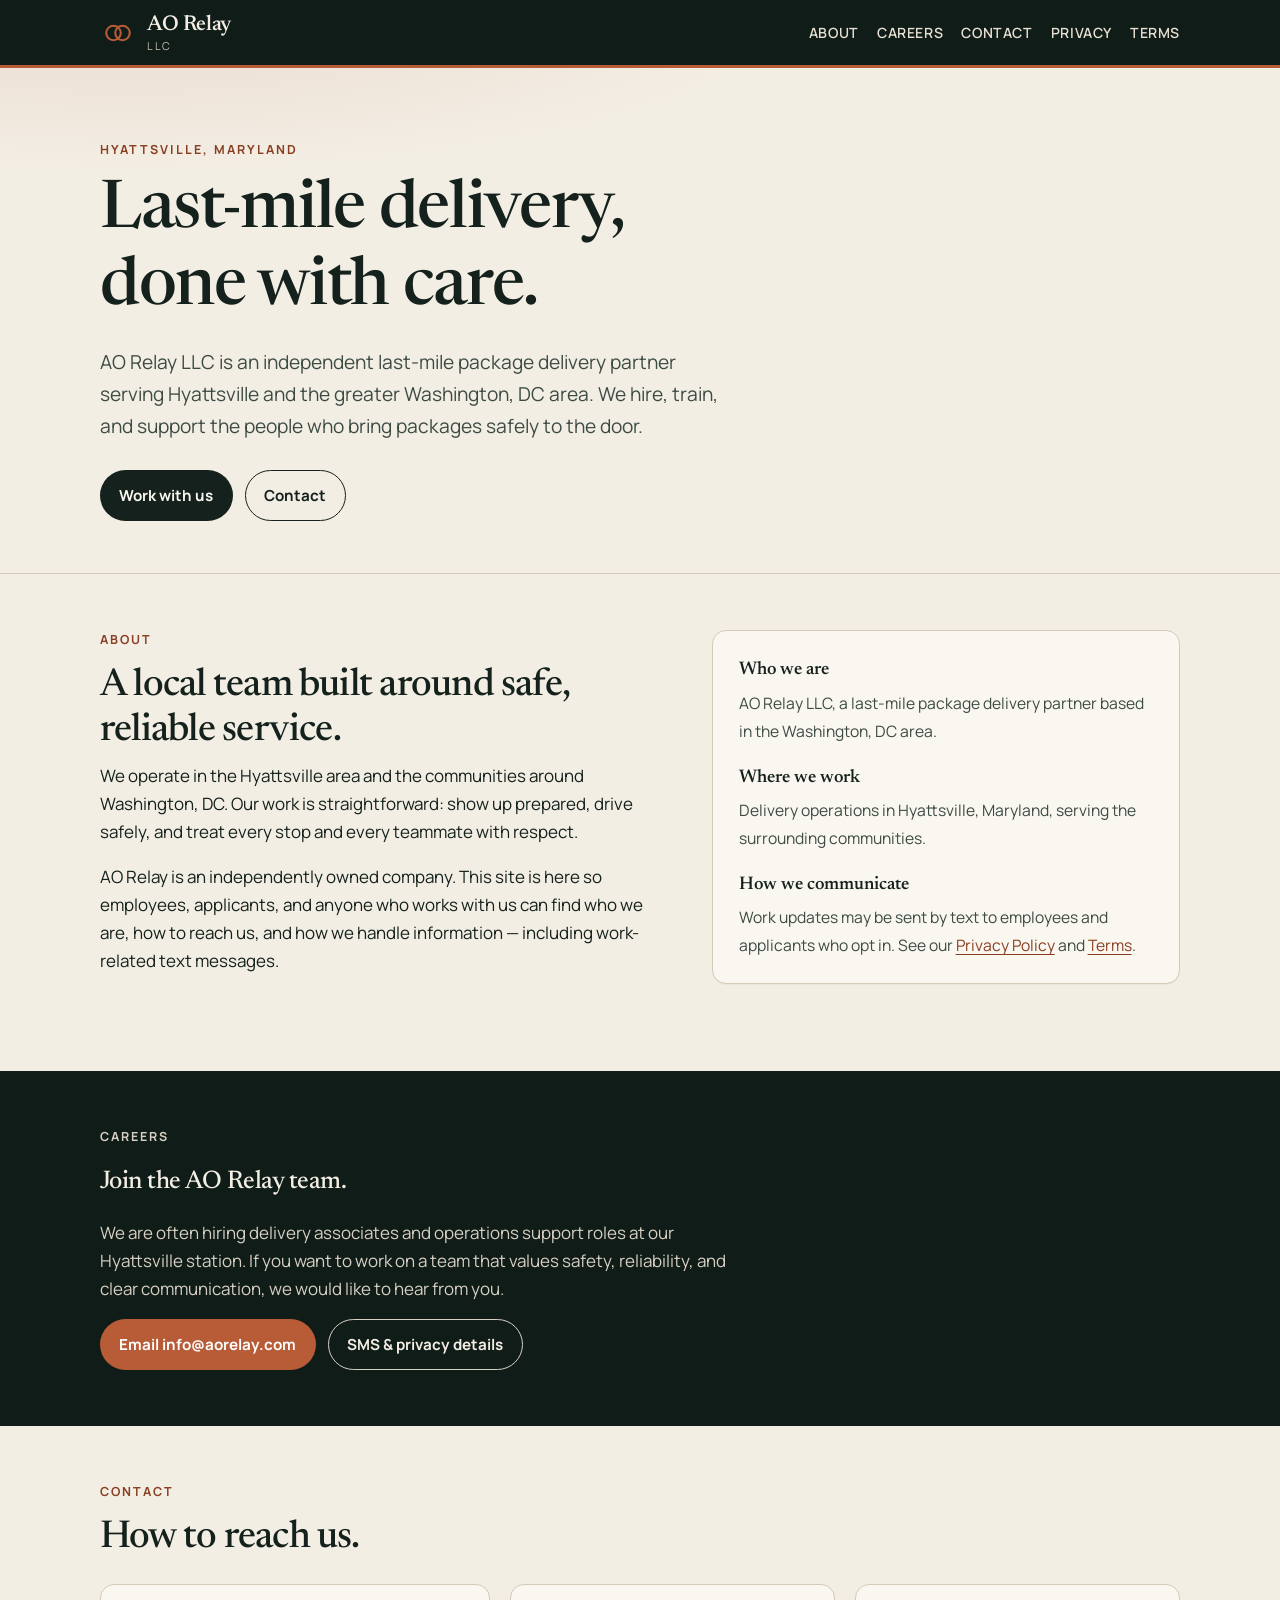
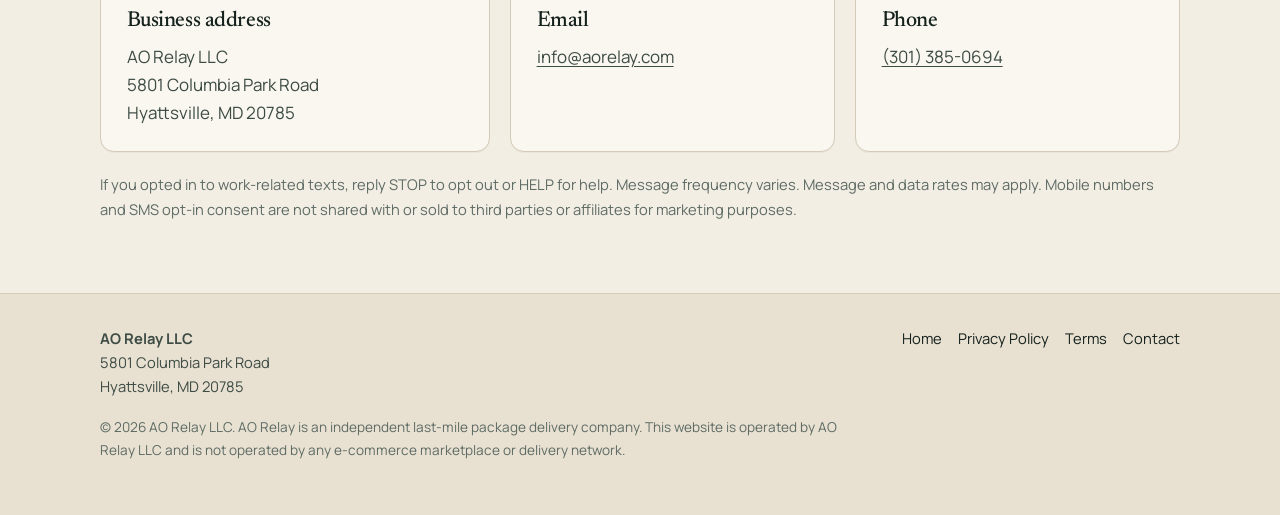
<file: index.html>
<!DOCTYPE html>
<html lang="en">
<head>
  <meta charset="utf-8">
  <meta name="viewport" content="width=device-width, initial-scale=1">
  <link rel="icon" href="favicon.svg" type="image/svg+xml">
  <link rel="preconnect" href="https://fonts.googleapis.com">
  <link rel="preconnect" href="https://fonts.gstatic.com" crossorigin>
  <link href="https://fonts.googleapis.com/css2?family=Manrope:wght@400;500;600;700;800&family=Newsreader:opsz,wght@6..72,400;6..72,500;6..72,600&display=swap" rel="stylesheet">
  <link rel="stylesheet" href="styles.css">
  <title>AO Relay LLC — Last-mile delivery in Hyattsville and the Washington, DC area</title>
  <meta name="description" content="AO Relay LLC is an independent last-mile package delivery company serving Hyattsville, Maryland and the greater Washington, DC area.">
</head>
<body>
  <a class="skip" href="#main">Skip to content</a>
  <header class="site-header">
    <div class="wrap header-inner">
      <a class="brand" href="index.html">
        <svg class="mark" viewBox="0 0 36 36" aria-hidden="true" focusable="false">
  <circle cx="13.5" cy="18" r="7.25" fill="none" stroke="currentColor" stroke-width="2.1"/>
  <circle cx="22.5" cy="18" r="7.25" fill="none" stroke="currentColor" stroke-width="2.1"/>
</svg>
        <span class="brand-text">
          <span class="brand-name">AO Relay</span>
          <span class="brand-llc">LLC</span>
        </span>
      </a>
      <nav class="nav" aria-label="Primary">
        <a href="index.html#about">About</a>
        <a href="index.html#careers">Careers</a>
        <a href="index.html#contact">Contact</a>
        <a href="privacy.html">Privacy</a>
        <a href="terms.html">Terms</a>
      </nav>
    </div>
  </header>

  <main id="main">
    <section class="hero">
      <div class="wrap">
        <p class="eyebrow">Hyattsville, Maryland</p>
        <h1>Last-mile delivery, done with care.</h1>
        <p class="lede">AO Relay LLC is an independent last-mile package delivery partner serving Hyattsville and the greater Washington, DC area. We hire, train, and support the people who bring packages safely to the door.</p>
        <div class="hero-actions">
          <a class="btn btn-primary" href="#careers">Work with us</a>
          <a class="btn btn-ghost" href="#contact">Contact</a>
        </div>
      </div>
    </section>

    <section id="about">
      <div class="wrap split">
        <div class="section-head">
          <p class="eyebrow">About</p>
          <h2>A local team built around safe, reliable service.</h2>
          <p>We operate in the Hyattsville area and the communities around Washington, DC. Our work is straightforward: show up prepared, drive safely, and treat every stop and every teammate with respect.</p>
          <p>AO Relay is an independently owned company. This site is here so employees, applicants, and anyone who works with us can find who we are, how to reach us, and how we handle information — including work-related text messages.</p>
        </div>
        <div class="panel">
          <ul class="facts">
            <li>
              <strong>Who we are</strong>
              <span>AO Relay LLC, a last-mile package delivery partner based in the Washington, DC area.</span>
            </li>
            <li>
              <strong>Where we work</strong>
              <span>Delivery operations in Hyattsville, Maryland, serving the surrounding communities.</span>
            </li>
            <li>
              <strong>How we communicate</strong>
              <span>Work updates may be sent by text to employees and applicants who opt in. See our <a href="privacy.html">Privacy Policy</a> and <a href="terms.html">Terms</a>.</span>
            </li>
          </ul>
        </div>
      </div>
    </section>

    <section id="careers" class="band">
      <div class="wrap">
        <p class="eyebrow">Careers</p>
        <h2>Join the AO Relay team.</h2>
        <p>We are often hiring delivery associates and operations support roles at our Hyattsville station. If you want to work on a team that values safety, reliability, and clear communication, we would like to hear from you.</p>
        <div class="hero-actions">
          <a class="btn btn-primary" href="mailto:info@aorelay.com">Email info@aorelay.com</a>
          <a class="btn btn-ghost" href="privacy.html">SMS &amp; privacy details</a>
        </div>
      </div>
    </section>

    <section id="contact">
      <div class="wrap">
        <div class="section-head">
          <p class="eyebrow">Contact</p>
          <h2>How to reach us.</h2>
        </div>
        <div class="contact-grid">
          <div class="panel contact-card">
            <h3>Business address</h3>
            <address>
              AO Relay LLC<br>
              5801 Columbia Park Road<br>
              Hyattsville, MD 20785
            </address>
          </div>
          <div class="panel contact-card">
            <h3>Email</h3>
            <p><a href="mailto:info@aorelay.com">info@aorelay.com</a></p>
          </div>
          <div class="panel contact-card">
            <h3>Phone</h3>
            <p><a href="tel:+13013850694">(301) 385-0694</a></p>
          </div>
        </div>
        <p class="note">If you opted in to work-related texts, reply STOP to opt out or HELP for help. Message frequency varies. Message and data rates may apply. Mobile numbers and SMS opt-in consent are not shared with or sold to third parties or affiliates for marketing purposes.</p>
      </div>
    </section>
  </main>
  <footer class="site-footer">
    <div class="wrap">
      <div class="footer-inner">
        <div>
          <strong>AO Relay LLC</strong><br>
          5801 Columbia Park Road<br>
          Hyattsville, MD 20785
        </div>
        <nav class="footer-nav" aria-label="Footer">
          <a href="index.html">Home</a>
          <a href="privacy.html">Privacy Policy</a>
          <a href="terms.html">Terms</a>
          <a href="index.html#contact">Contact</a>
        </nav>
      </div>
      <p class="fineprint">© 2026 AO Relay LLC. AO Relay is an independent last-mile package delivery company. This website is operated by AO Relay LLC and is not operated by any e-commerce marketplace or delivery network.</p>
    </div>
  </footer>

</body>
</html>
</file>
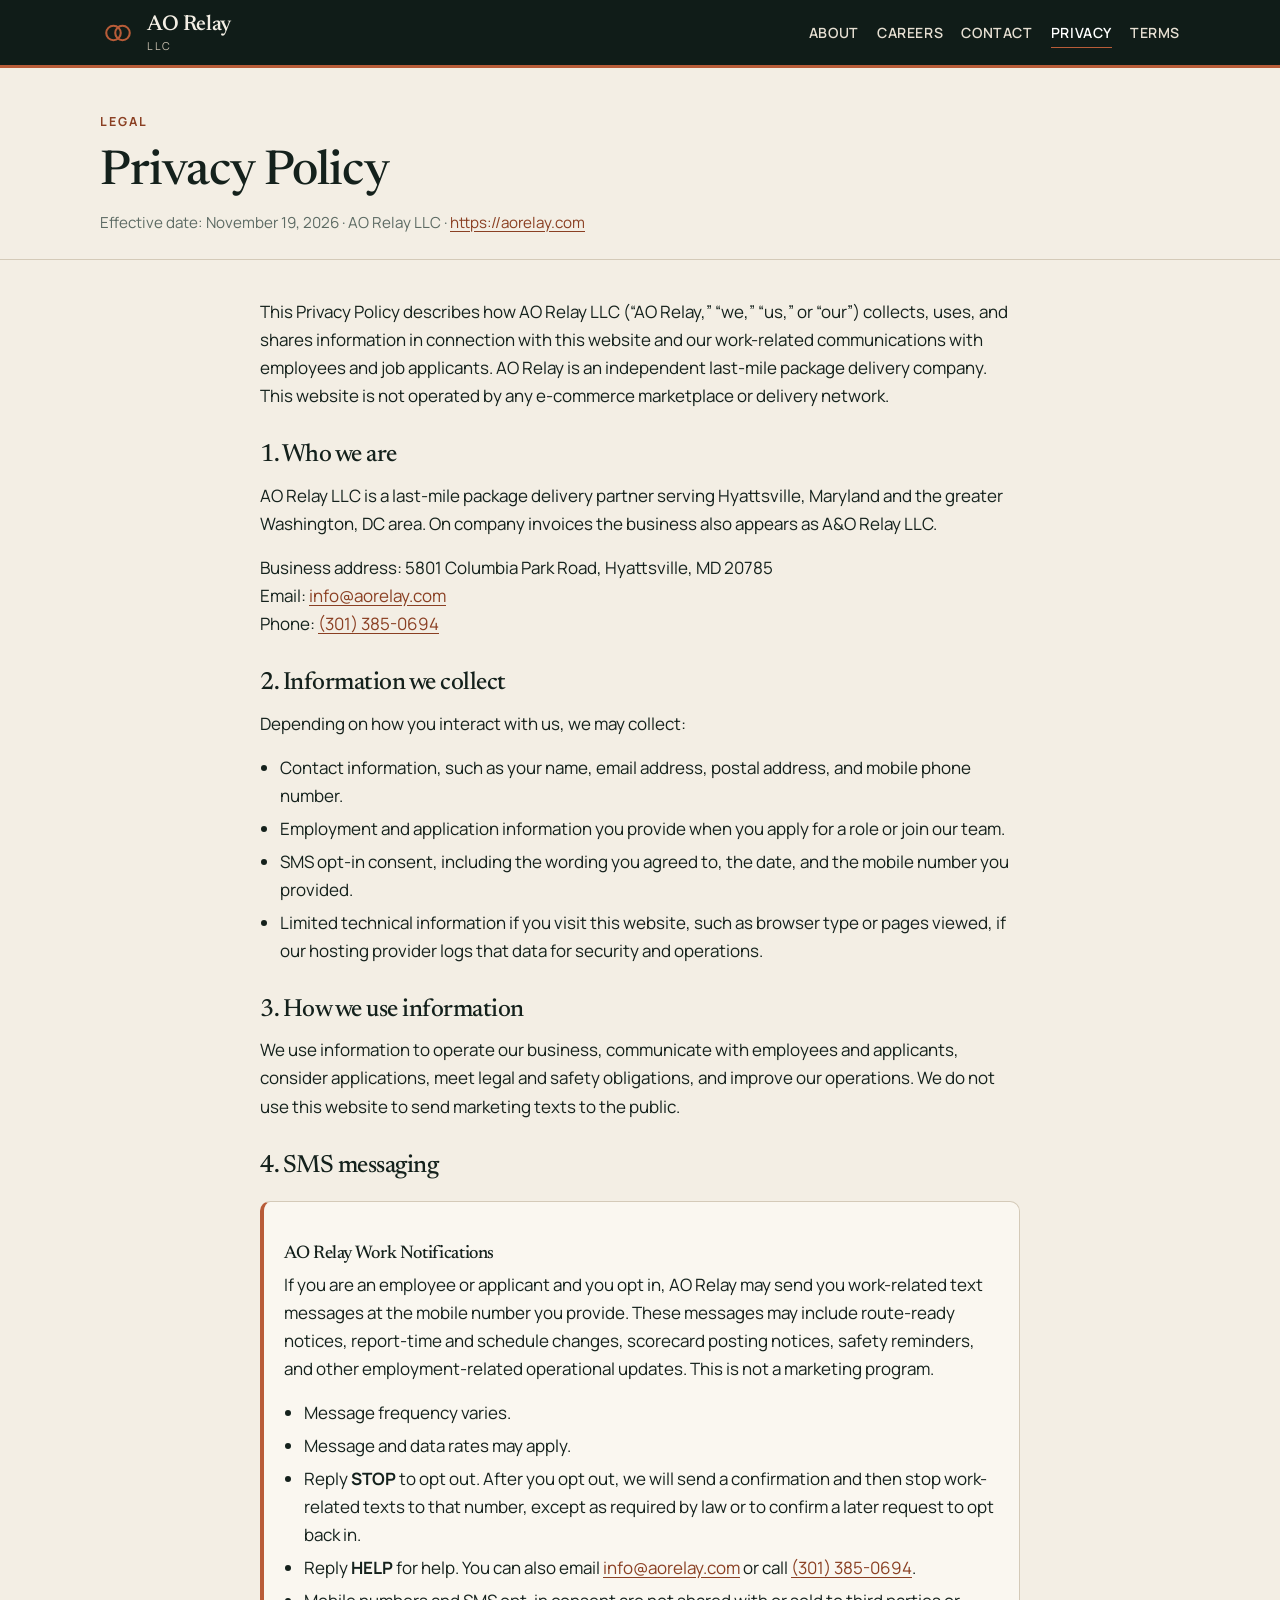
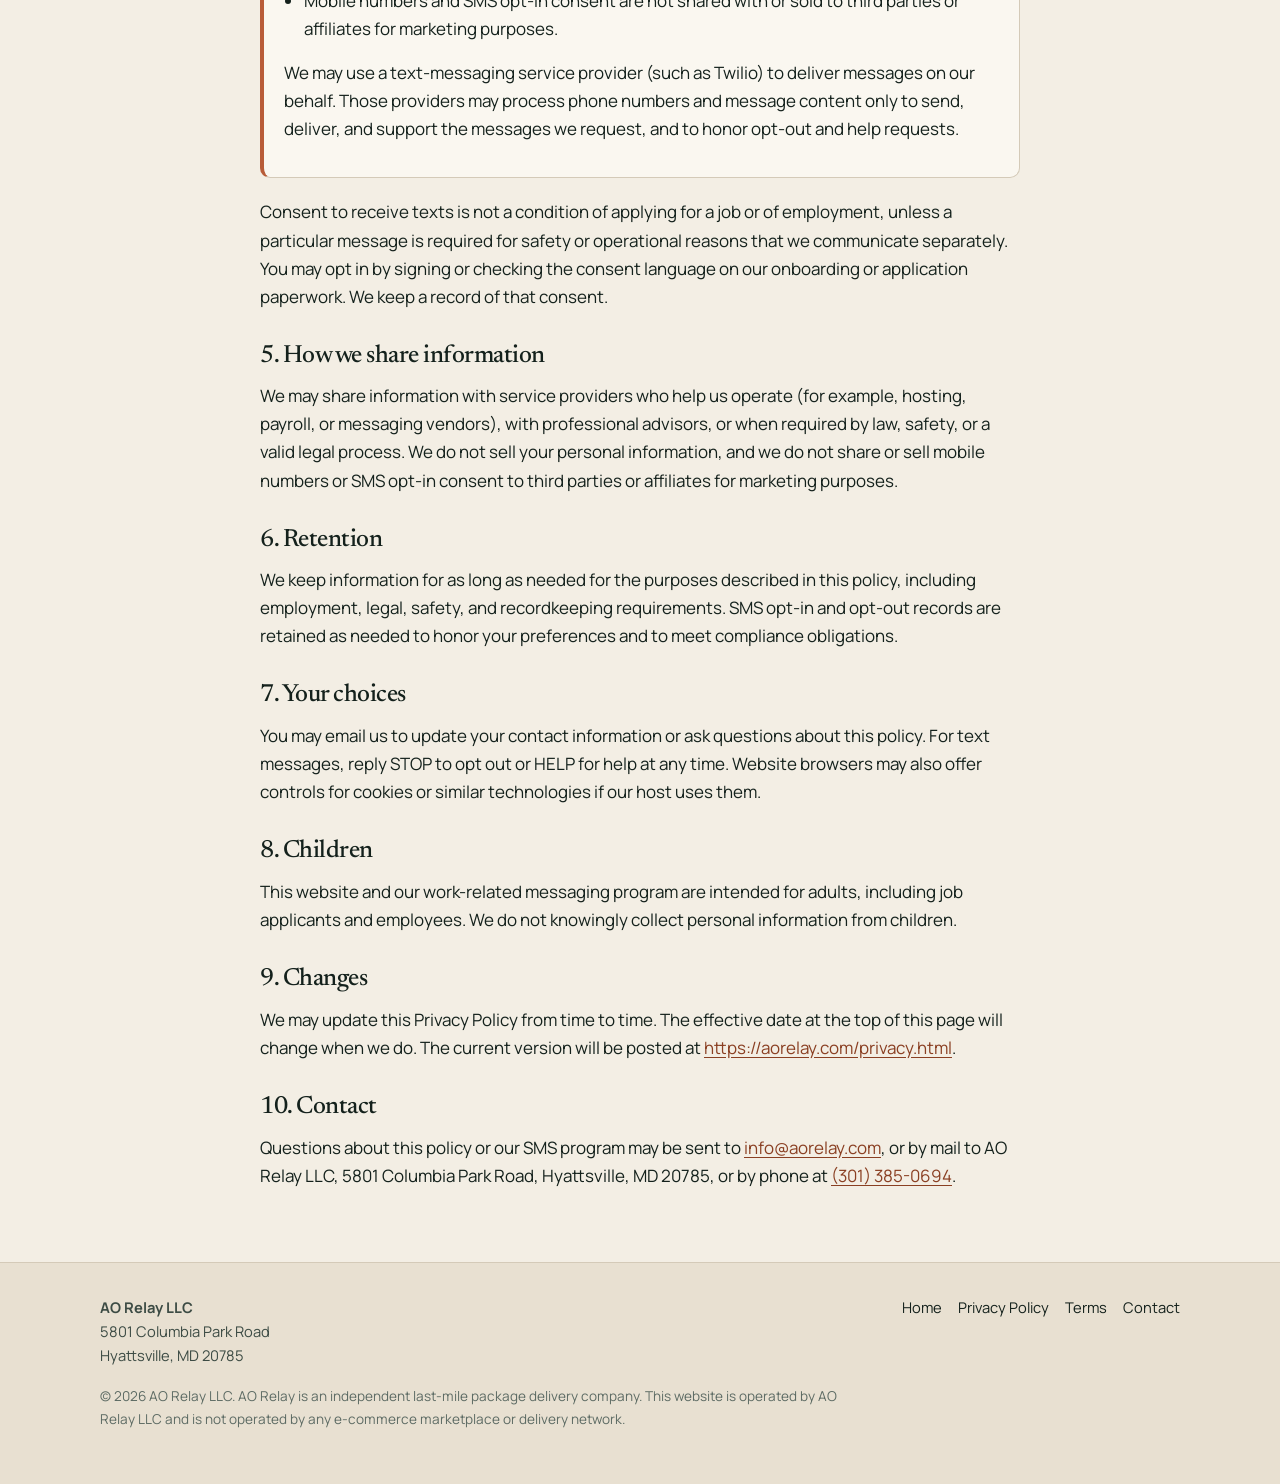
<file: privacy.html>
<!DOCTYPE html>
<html lang="en">
<head>
  <meta charset="utf-8">
  <meta name="viewport" content="width=device-width, initial-scale=1">
  <link rel="icon" href="favicon.svg" type="image/svg+xml">
  <link rel="preconnect" href="https://fonts.googleapis.com">
  <link rel="preconnect" href="https://fonts.gstatic.com" crossorigin>
  <link href="https://fonts.googleapis.com/css2?family=Manrope:wght@400;500;600;700;800&family=Newsreader:opsz,wght@6..72,400;6..72,500;6..72,600&display=swap" rel="stylesheet">
  <link rel="stylesheet" href="styles.css">
  <title>Privacy Policy — AO Relay LLC</title>
  <meta name="description" content="Privacy Policy for AO Relay LLC, including how we use work-related SMS messages for employees and applicants who opt in.">
</head>
<body>
  <a class="skip" href="#main">Skip to content</a>
  <header class="site-header">
    <div class="wrap header-inner">
      <a class="brand" href="index.html">
        <svg class="mark" viewBox="0 0 36 36" aria-hidden="true" focusable="false">
  <circle cx="13.5" cy="18" r="7.25" fill="none" stroke="currentColor" stroke-width="2.1"/>
  <circle cx="22.5" cy="18" r="7.25" fill="none" stroke="currentColor" stroke-width="2.1"/>
</svg>
        <span class="brand-text">
          <span class="brand-name">AO Relay</span>
          <span class="brand-llc">LLC</span>
        </span>
      </a>
      <nav class="nav" aria-label="Primary">
        <a href="index.html#about">About</a>
        <a href="index.html#careers">Careers</a>
        <a href="index.html#contact">Contact</a>
        <a href="privacy.html" aria-current="page">Privacy</a>
        <a href="terms.html">Terms</a>
      </nav>
    </div>
  </header>

  <main id="main">
    <div class="legal-hero">
      <div class="wrap">
        <p class="eyebrow">Legal</p>
        <h1>Privacy Policy</h1>
        <p class="legal-meta">Effective date: November 19, 2026 · AO Relay LLC · <a href="https://aorelay.com">https://aorelay.com</a></p>
      </div>
    </div>
    <article class="wrap legal">
      <p>This Privacy Policy describes how AO Relay LLC (“AO Relay,” “we,” “us,” or “our”) collects, uses, and shares information in connection with this website and our work-related communications with employees and job applicants. AO Relay is an independent last-mile package delivery company. This website is not operated by any e-commerce marketplace or delivery network.</p>

      <h2>1. Who we are</h2>
      <p>AO Relay LLC is a last-mile package delivery partner serving Hyattsville, Maryland and the greater Washington, DC area. On company invoices the business also appears as A&amp;O Relay LLC.</p>
      <p>
        Business address: 5801 Columbia Park Road, Hyattsville, MD 20785<br>
        Email: <a href="mailto:info@aorelay.com">info@aorelay.com</a><br>
        Phone: <a href="tel:+13013850694">(301) 385-0694</a>
      </p>

      <h2>2. Information we collect</h2>
      <p>Depending on how you interact with us, we may collect:</p>
      <ul>
        <li>Contact information, such as your name, email address, postal address, and mobile phone number.</li>
        <li>Employment and application information you provide when you apply for a role or join our team.</li>
        <li>SMS opt-in consent, including the wording you agreed to, the date, and the mobile number you provided.</li>
        <li>Limited technical information if you visit this website, such as browser type or pages viewed, if our hosting provider logs that data for security and operations.</li>
      </ul>

      <h2>3. How we use information</h2>
      <p>We use information to operate our business, communicate with employees and applicants, consider applications, meet legal and safety obligations, and improve our operations. We do not use this website to send marketing texts to the public.</p>

      <h2>4. SMS messaging</h2>
      <div class="sms-box">
        <h3>AO Relay Work Notifications</h3>
        <p>If you are an employee or applicant and you opt in, AO Relay may send you work-related text messages at the mobile number you provide. These messages may include route-ready notices, report-time and schedule changes, scorecard posting notices, safety reminders, and other employment-related operational updates. This is not a marketing program.</p>
        <ul>
          <li>Message frequency varies.</li>
          <li>Message and data rates may apply.</li>
          <li>Reply <strong>STOP</strong> to opt out. After you opt out, we will send a confirmation and then stop work-related texts to that number, except as required by law or to confirm a later request to opt back in.</li>
          <li>Reply <strong>HELP</strong> for help. You can also email <a href="mailto:info@aorelay.com">info@aorelay.com</a> or call <a href="tel:+13013850694">(301) 385-0694</a>.</li>
          <li>Mobile numbers and SMS opt-in consent are not shared with or sold to third parties or affiliates for marketing purposes.</li>
        </ul>
        <p>We may use a text-messaging service provider (such as Twilio) to deliver messages on our behalf. Those providers may process phone numbers and message content only to send, deliver, and support the messages we request, and to honor opt-out and help requests.</p>
      </div>
      <p>Consent to receive texts is not a condition of applying for a job or of employment, unless a particular message is required for safety or operational reasons that we communicate separately. You may opt in by signing or checking the consent language on our onboarding or application paperwork. We keep a record of that consent.</p>

      <h2>5. How we share information</h2>
      <p>We may share information with service providers who help us operate (for example, hosting, payroll, or messaging vendors), with professional advisors, or when required by law, safety, or a valid legal process. We do not sell your personal information, and we do not share or sell mobile numbers or SMS opt-in consent to third parties or affiliates for marketing purposes.</p>

      <h2>6. Retention</h2>
      <p>We keep information for as long as needed for the purposes described in this policy, including employment, legal, safety, and recordkeeping requirements. SMS opt-in and opt-out records are retained as needed to honor your preferences and to meet compliance obligations.</p>

      <h2>7. Your choices</h2>
      <p>You may email us to update your contact information or ask questions about this policy. For text messages, reply STOP to opt out or HELP for help at any time. Website browsers may also offer controls for cookies or similar technologies if our host uses them.</p>

      <h2>8. Children</h2>
      <p>This website and our work-related messaging program are intended for adults, including job applicants and employees. We do not knowingly collect personal information from children.</p>

      <h2>9. Changes</h2>
      <p>We may update this Privacy Policy from time to time. The effective date at the top of this page will change when we do. The current version will be posted at <a href="https://aorelay.com/privacy.html">https://aorelay.com/privacy.html</a>.</p>

      <h2>10. Contact</h2>
      <p>Questions about this policy or our SMS program may be sent to <a href="mailto:info@aorelay.com">info@aorelay.com</a>, or by mail to AO Relay LLC, 5801 Columbia Park Road, Hyattsville, MD 20785, or by phone at <a href="tel:+13013850694">(301) 385-0694</a>.</p>
    </article>
  </main>
  <footer class="site-footer">
    <div class="wrap">
      <div class="footer-inner">
        <div>
          <strong>AO Relay LLC</strong><br>
          5801 Columbia Park Road<br>
          Hyattsville, MD 20785
        </div>
        <nav class="footer-nav" aria-label="Footer">
          <a href="index.html">Home</a>
          <a href="privacy.html">Privacy Policy</a>
          <a href="terms.html">Terms</a>
          <a href="index.html#contact">Contact</a>
        </nav>
      </div>
      <p class="fineprint">© 2026 AO Relay LLC. AO Relay is an independent last-mile package delivery company. This website is operated by AO Relay LLC and is not operated by any e-commerce marketplace or delivery network.</p>
    </div>
  </footer>

</body>
</html>
</file>
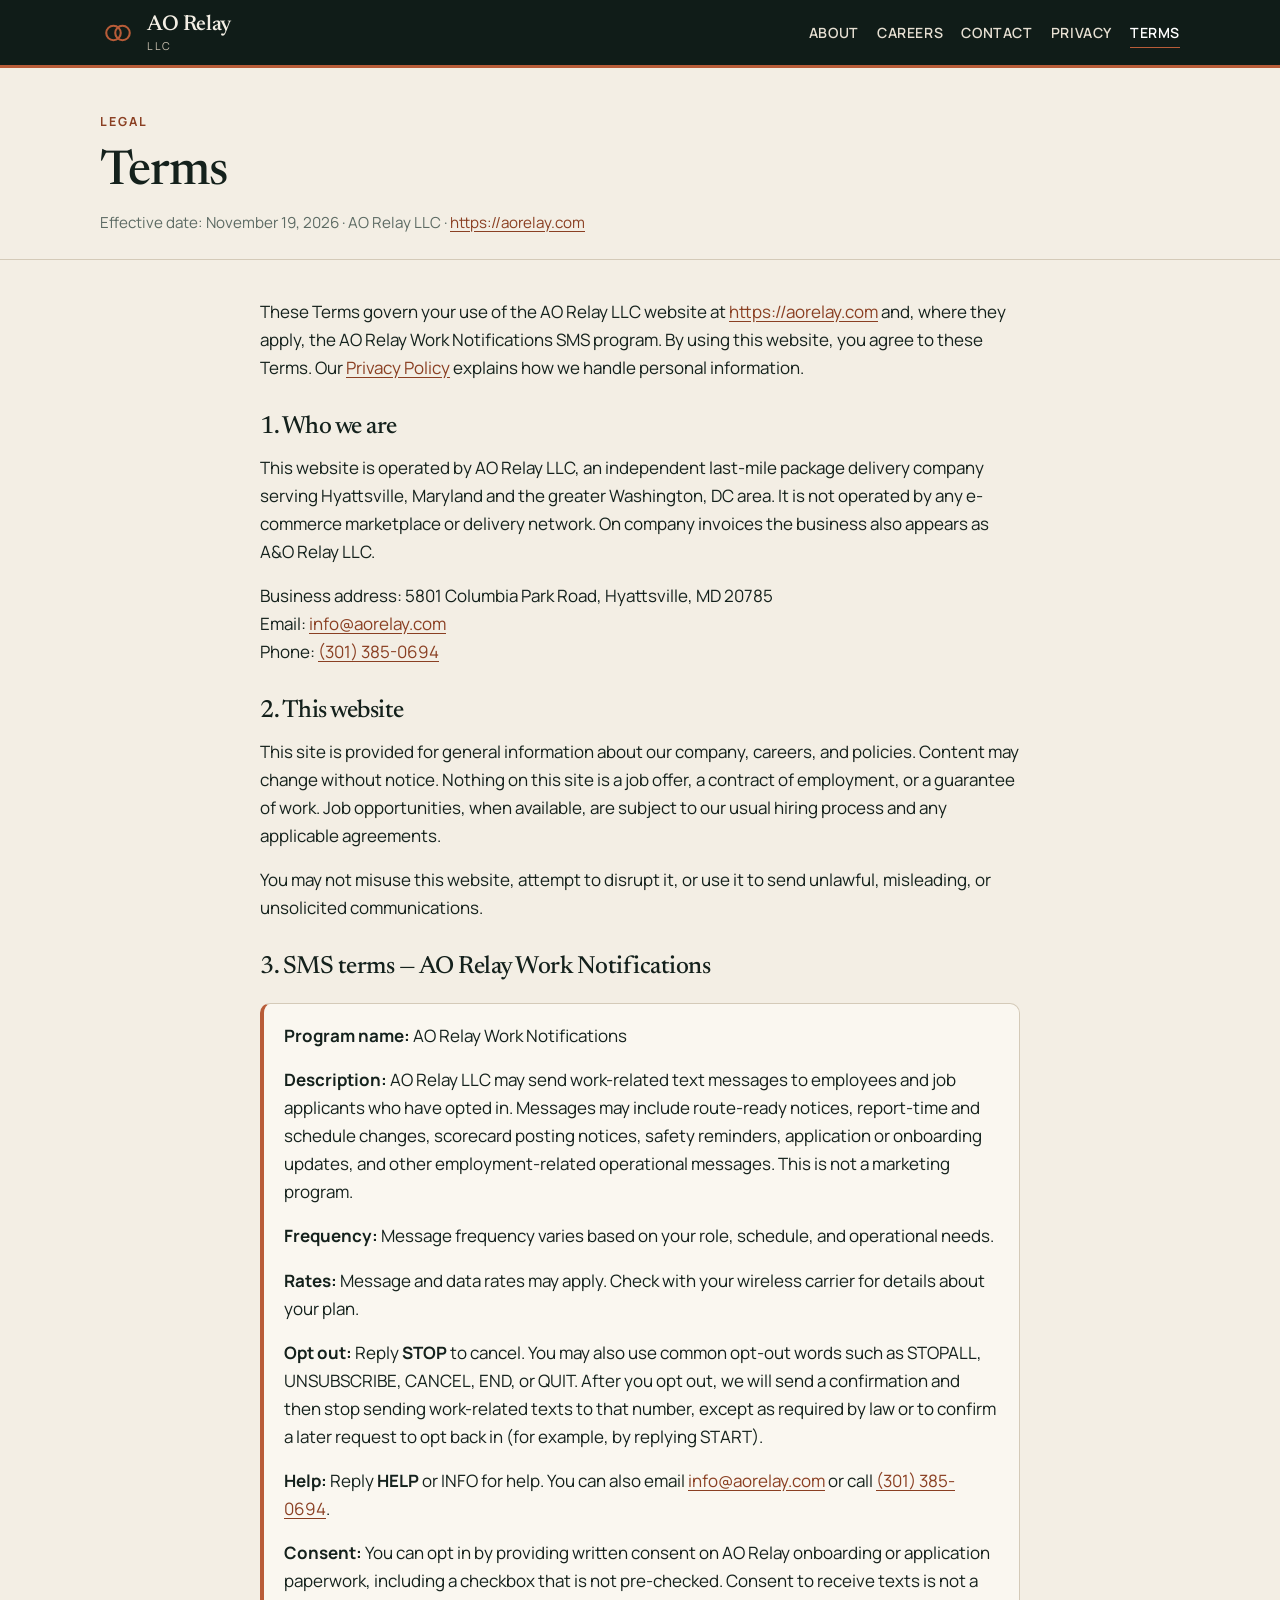
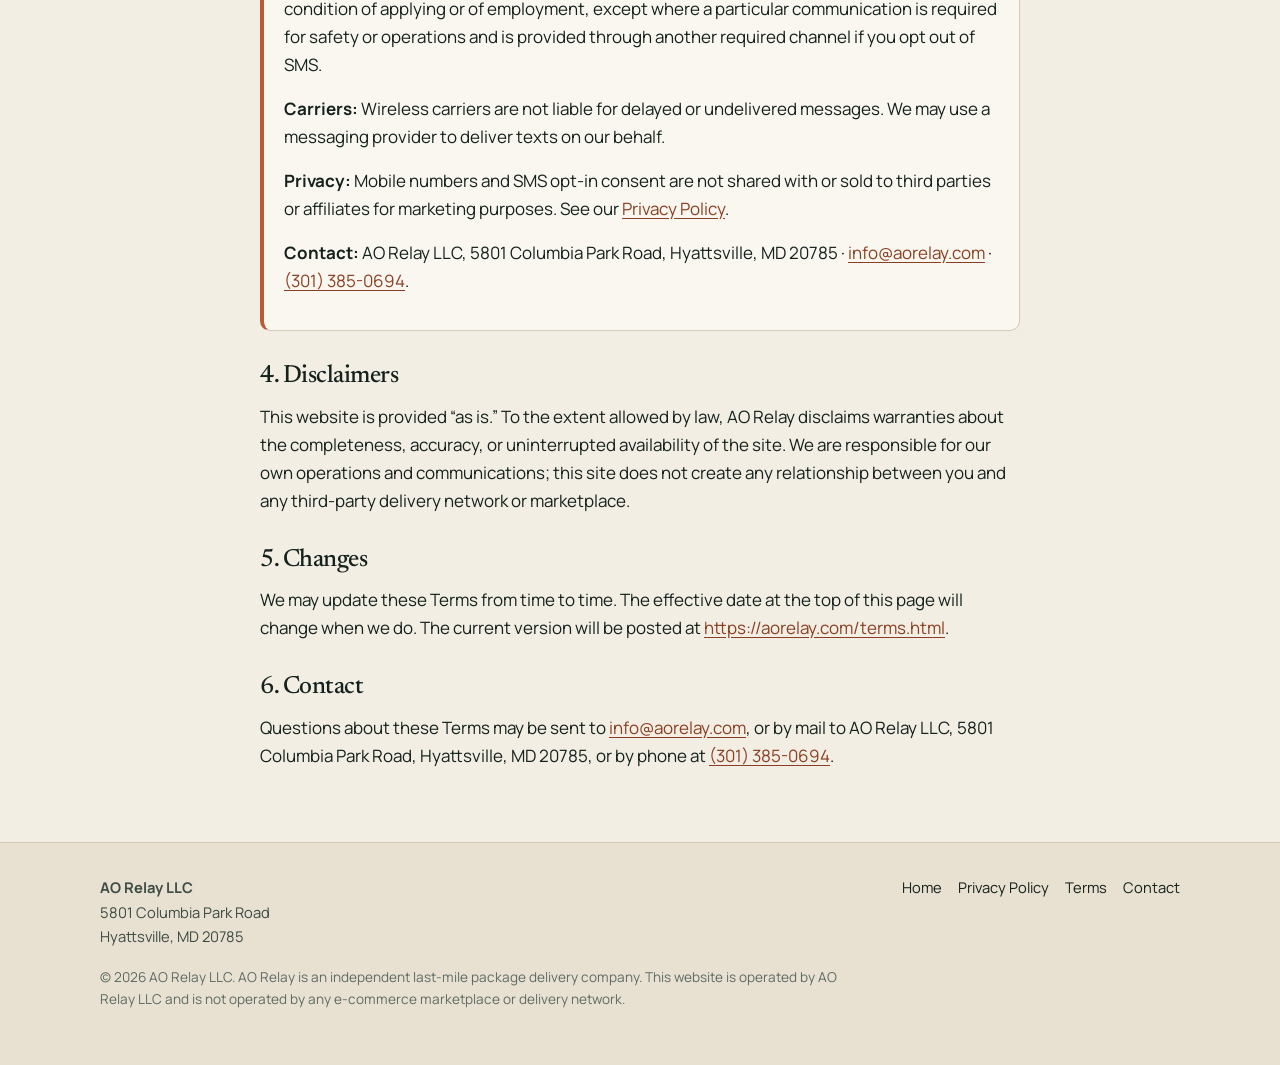
<file: terms.html>
<!DOCTYPE html>
<html lang="en">
<head>
  <meta charset="utf-8">
  <meta name="viewport" content="width=device-width, initial-scale=1">
  <link rel="icon" href="favicon.svg" type="image/svg+xml">
  <link rel="preconnect" href="https://fonts.googleapis.com">
  <link rel="preconnect" href="https://fonts.gstatic.com" crossorigin>
  <link href="https://fonts.googleapis.com/css2?family=Manrope:wght@400;500;600;700;800&family=Newsreader:opsz,wght@6..72,400;6..72,500;6..72,600&display=swap" rel="stylesheet">
  <link rel="stylesheet" href="styles.css">
  <title>Terms — AO Relay LLC</title>
  <meta name="description" content="Website terms for AO Relay LLC, including terms for the AO Relay Work Notifications SMS program.">
</head>
<body>
  <a class="skip" href="#main">Skip to content</a>
  <header class="site-header">
    <div class="wrap header-inner">
      <a class="brand" href="index.html">
        <svg class="mark" viewBox="0 0 36 36" aria-hidden="true" focusable="false">
  <circle cx="13.5" cy="18" r="7.25" fill="none" stroke="currentColor" stroke-width="2.1"/>
  <circle cx="22.5" cy="18" r="7.25" fill="none" stroke="currentColor" stroke-width="2.1"/>
</svg>
        <span class="brand-text">
          <span class="brand-name">AO Relay</span>
          <span class="brand-llc">LLC</span>
        </span>
      </a>
      <nav class="nav" aria-label="Primary">
        <a href="index.html#about">About</a>
        <a href="index.html#careers">Careers</a>
        <a href="index.html#contact">Contact</a>
        <a href="privacy.html">Privacy</a>
        <a href="terms.html" aria-current="page">Terms</a>
      </nav>
    </div>
  </header>

  <main id="main">
    <div class="legal-hero">
      <div class="wrap">
        <p class="eyebrow">Legal</p>
        <h1>Terms</h1>
        <p class="legal-meta">Effective date: November 19, 2026 · AO Relay LLC · <a href="https://aorelay.com">https://aorelay.com</a></p>
      </div>
    </div>
    <article class="wrap legal">
      <p>These Terms govern your use of the AO Relay LLC website at <a href="https://aorelay.com">https://aorelay.com</a> and, where they apply, the AO Relay Work Notifications SMS program. By using this website, you agree to these Terms. Our <a href="privacy.html">Privacy Policy</a> explains how we handle personal information.</p>

      <h2>1. Who we are</h2>
      <p>This website is operated by AO Relay LLC, an independent last-mile package delivery company serving Hyattsville, Maryland and the greater Washington, DC area. It is not operated by any e-commerce marketplace or delivery network. On company invoices the business also appears as A&amp;O Relay LLC.</p>
      <p>
        Business address: 5801 Columbia Park Road, Hyattsville, MD 20785<br>
        Email: <a href="mailto:info@aorelay.com">info@aorelay.com</a><br>
        Phone: <a href="tel:+13013850694">(301) 385-0694</a>
      </p>

      <h2>2. This website</h2>
      <p>This site is provided for general information about our company, careers, and policies. Content may change without notice. Nothing on this site is a job offer, a contract of employment, or a guarantee of work. Job opportunities, when available, are subject to our usual hiring process and any applicable agreements.</p>
      <p>You may not misuse this website, attempt to disrupt it, or use it to send unlawful, misleading, or unsolicited communications.</p>

      <h2>3. SMS terms — AO Relay Work Notifications</h2>
      <div class="sms-box">
        <p><strong>Program name:</strong> AO Relay Work Notifications</p>
        <p><strong>Description:</strong> AO Relay LLC may send work-related text messages to employees and job applicants who have opted in. Messages may include route-ready notices, report-time and schedule changes, scorecard posting notices, safety reminders, application or onboarding updates, and other employment-related operational messages. This is not a marketing program.</p>
        <p><strong>Frequency:</strong> Message frequency varies based on your role, schedule, and operational needs.</p>
        <p><strong>Rates:</strong> Message and data rates may apply. Check with your wireless carrier for details about your plan.</p>
        <p><strong>Opt out:</strong> Reply <strong>STOP</strong> to cancel. You may also use common opt-out words such as STOPALL, UNSUBSCRIBE, CANCEL, END, or QUIT. After you opt out, we will send a confirmation and then stop sending work-related texts to that number, except as required by law or to confirm a later request to opt back in (for example, by replying START).</p>
        <p><strong>Help:</strong> Reply <strong>HELP</strong> or INFO for help. You can also email <a href="mailto:info@aorelay.com">info@aorelay.com</a> or call <a href="tel:+13013850694">(301) 385-0694</a>.</p>
        <p><strong>Consent:</strong> You can opt in by providing written consent on AO Relay onboarding or application paperwork, including a checkbox that is not pre-checked. Consent to receive texts is not a condition of applying or of employment, except where a particular communication is required for safety or operations and is provided through another required channel if you opt out of SMS.</p>
        <p><strong>Carriers:</strong> Wireless carriers are not liable for delayed or undelivered messages. We may use a messaging provider to deliver texts on our behalf.</p>
        <p><strong>Privacy:</strong> Mobile numbers and SMS opt-in consent are not shared with or sold to third parties or affiliates for marketing purposes. See our <a href="privacy.html">Privacy Policy</a>.</p>
        <p><strong>Contact:</strong> AO Relay LLC, 5801 Columbia Park Road, Hyattsville, MD 20785 · <a href="mailto:info@aorelay.com">info@aorelay.com</a> · <a href="tel:+13013850694">(301) 385-0694</a>.</p>
      </div>

      <h2>4. Disclaimers</h2>
      <p>This website is provided “as is.” To the extent allowed by law, AO Relay disclaims warranties about the completeness, accuracy, or uninterrupted availability of the site. We are responsible for our own operations and communications; this site does not create any relationship between you and any third-party delivery network or marketplace.</p>

      <h2>5. Changes</h2>
      <p>We may update these Terms from time to time. The effective date at the top of this page will change when we do. The current version will be posted at <a href="https://aorelay.com/terms.html">https://aorelay.com/terms.html</a>.</p>

      <h2>6. Contact</h2>
      <p>Questions about these Terms may be sent to <a href="mailto:info@aorelay.com">info@aorelay.com</a>, or by mail to AO Relay LLC, 5801 Columbia Park Road, Hyattsville, MD 20785, or by phone at <a href="tel:+13013850694">(301) 385-0694</a>.</p>
    </article>
  </main>
  <footer class="site-footer">
    <div class="wrap">
      <div class="footer-inner">
        <div>
          <strong>AO Relay LLC</strong><br>
          5801 Columbia Park Road<br>
          Hyattsville, MD 20785
        </div>
        <nav class="footer-nav" aria-label="Footer">
          <a href="index.html">Home</a>
          <a href="privacy.html">Privacy Policy</a>
          <a href="terms.html">Terms</a>
          <a href="index.html#contact">Contact</a>
        </nav>
      </div>
      <p class="fineprint">© 2026 AO Relay LLC. AO Relay is an independent last-mile package delivery company. This website is operated by AO Relay LLC and is not operated by any e-commerce marketplace or delivery network.</p>
    </div>
  </footer>

</body>
</html>
</file>
<file: styles.css>
/* AO Relay LLC — public site */
:root {
  --ink: #14211c;
  --ink-soft: #3c4b44;
  --muted: #5d6b64;
  --paper: #f3eee4;
  --paper-2: #e8e0d1;
  --cream: #faf7f0;
  --accent: #b85c38;
  --accent-dark: #8a3f22;
  --line: #d4cab8;
  --header: #101c18;
  --header-fg: #f3eee4;
  --ok: #1f4d3a;
  --radius: 14px;
  --max: 1080px;
  --serif: "Newsreader", "Iowan Old Style", "Palatino Linotype", Palatino, serif;
  --sans: "Manrope", "Segoe UI", "Helvetica Neue", sans-serif;
}

*, *::before, *::after { box-sizing: border-box; }
html { scroll-behavior: smooth; }
body {
  margin: 0;
  font-family: var(--sans);
  color: var(--ink);
  background: var(--paper);
  line-height: 1.65;
  font-size: 17px;
  -webkit-font-smoothing: antialiased;
}
img, svg { max-width: 100%; display: block; }
a { color: var(--accent-dark); text-underline-offset: 3px; }
a:hover { color: var(--accent); }
h1, h2, h3 { font-family: var(--serif); font-weight: 500; letter-spacing: -0.02em; line-height: 1.15; color: var(--ink); }
p { margin: 0 0 1rem; }
.skip {
  position: absolute;
  left: 1rem;
  top: -40px;
  background: var(--header);
  color: #fff;
  padding: 0.5rem 0.8rem;
  z-index: 20;
}
.skip:focus { top: 1rem; }

.wrap { width: min(var(--max), calc(100% - 2.5rem)); margin-inline: auto; }

/* Header */
.site-header {
  background: var(--header);
  color: var(--header-fg);
  position: sticky;
  top: 0;
  z-index: 10;
  border-bottom: 3px solid var(--accent);
}
.header-inner {
  display: flex;
  align-items: center;
  justify-content: space-between;
  gap: 1.25rem;
  padding: 0.85rem 0;
  flex-wrap: wrap;
}
.brand {
  display: flex;
  align-items: center;
  gap: 0.7rem;
  color: inherit;
  text-decoration: none;
}
.brand:hover { color: inherit; }
.mark {
  width: 36px;
  height: 36px;
  color: var(--accent);
  flex: 0 0 auto;
}
.brand-text { display: flex; flex-direction: column; line-height: 1.1; }
.brand-name {
  font-family: var(--serif);
  font-size: 1.35rem;
  font-weight: 560;
  letter-spacing: -0.02em;
}
.brand-llc { font-size: 0.68rem; letter-spacing: 0.14em; text-transform: uppercase; color: #c9c0b0; margin-top: 0.15rem; }
.nav {
  display: flex;
  flex-wrap: wrap;
  gap: 0.35rem 1.15rem;
  font-size: 0.88rem;
  letter-spacing: 0.04em;
  text-transform: uppercase;
  font-weight: 600;
}
.nav a {
  color: #e6dfd2;
  text-decoration: none;
  padding: 0.2rem 0;
  border-bottom: 1px solid transparent;
}
.nav a:hover, .nav a[aria-current="page"] {
  color: #fff;
  border-bottom-color: var(--accent);
}

/* Hero */
.hero {
  padding: 4.5rem 0 3.25rem;
  background:
    radial-gradient(1200px 280px at 10% -10%, rgba(184, 92, 56, 0.12), transparent 55%),
    var(--paper);
  border-bottom: 1px solid var(--line);
}
.eyebrow {
  font-size: 0.78rem;
  letter-spacing: 0.16em;
  text-transform: uppercase;
  font-weight: 700;
  color: var(--accent-dark);
  margin-bottom: 0.85rem;
}
.hero h1 {
  font-size: clamp(2.4rem, 6vw, 4.15rem);
  max-width: 14ch;
  margin: 0 0 1.25rem;
}
.lede {
  font-size: 1.2rem;
  max-width: 40rem;
  color: var(--ink-soft);
  margin-bottom: 1.75rem;
}
.hero-actions { display: flex; flex-wrap: wrap; gap: 0.75rem; }
.btn {
  display: inline-flex;
  align-items: center;
  justify-content: center;
  padding: 0.75rem 1.15rem;
  border-radius: 999px;
  font-weight: 700;
  font-size: 0.95rem;
  text-decoration: none;
  border: 1.5px solid transparent;
}
.btn-primary { background: var(--ink); color: var(--cream); }
.btn-primary:hover { background: var(--accent-dark); color: #fff; }
.btn-ghost { border-color: var(--ink); color: var(--ink); background: transparent; }
.btn-ghost:hover { background: var(--ink); color: var(--cream); }

/* Sections */
section { padding: 3.5rem 0; }
.section-head { margin-bottom: 1.5rem; max-width: 38rem; }
.section-head h2 { font-size: clamp(1.8rem, 3.5vw, 2.4rem); margin: 0 0 0.6rem; }
.split {
  display: grid;
  grid-template-columns: 1.1fr 0.9fr;
  gap: 2.5rem;
  align-items: start;
}
.panel {
  background: var(--cream);
  border: 1px solid var(--line);
  border-radius: var(--radius);
  padding: 1.5rem 1.6rem;
  box-shadow: 0 1px 0 rgba(20, 33, 28, 0.04);
}
.facts { list-style: none; margin: 0; padding: 0; display: grid; gap: 1.1rem; }
.facts li { padding-left: 0; }
.facts strong {
  display: block;
  font-family: var(--serif);
  font-size: 1.15rem;
  font-weight: 560;
  margin-bottom: 0.2rem;
}
.facts span { color: var(--ink-soft); font-size: 0.98rem; }

.band { background: var(--header); color: var(--header-fg); }
.band h2, .band p { color: inherit; }
.band p { color: #d8d0c3; max-width: 40rem; }
.band .btn-primary { background: var(--accent); color: #fff; }
.band .btn-primary:hover { background: #d06a42; }
.band .btn-ghost { border-color: #d8d0c3; color: #f3eee4; }
.band .btn-ghost:hover { background: #f3eee4; color: var(--header); }

.contact-grid {
  display: grid;
  grid-template-columns: 1.2fr 1fr 1fr;
  gap: 1.25rem;
}
.contact-card h3 {
  margin: 0 0 0.55rem;
  font-size: 1.35rem;
}
.contact-card address { font-style: normal; color: var(--ink-soft); }
.contact-card p, .contact-card a { color: var(--ink-soft); }
.note {
  font-size: 0.92rem;
  color: var(--muted);
  margin-top: 1.25rem;
}

.placeholder {
  display: inline-block;
  background: #f6e1d4;
  color: var(--accent-dark);
  border-bottom: 1px dashed var(--accent);
  padding: 0 0.28em;
  font-weight: 700;
  letter-spacing: 0.02em;
}

/* Legal pages */
.legal-hero {
  padding: 2.75rem 0 1.5rem;
  border-bottom: 1px solid var(--line);
}
.legal-hero h1 { font-size: clamp(2rem, 4.5vw, 3rem); margin: 0 0 0.5rem; }
.legal-meta { color: var(--muted); font-size: 0.95rem; margin: 0; }
.legal {
  padding: 2.4rem 0 3.5rem;
  max-width: 760px;
}
.legal h2 { font-size: 1.55rem; margin: 2rem 0 0.7rem; }
.legal h3 { font-size: 1.15rem; margin: 1.4rem 0 0.45rem; }
.legal ul, .legal ol { margin: 0 0 1rem; padding-left: 1.25rem; }
.legal li { margin: 0.3rem 0; }
.sms-box {
  background: var(--cream);
  border: 1px solid var(--line);
  border-left: 4px solid var(--accent);
  border-radius: 10px;
  padding: 1.15rem 1.25rem;
  margin: 1.25rem 0;
}

/* Footer */
.site-footer {
  border-top: 1px solid var(--line);
  padding: 2rem 0 2.4rem;
  background: var(--paper-2);
  color: var(--ink-soft);
  font-size: 0.92rem;
}
.footer-inner {
  display: flex;
  justify-content: space-between;
  gap: 1.5rem;
  flex-wrap: wrap;
  align-items: flex-start;
}
.footer-nav { display: flex; gap: 1rem; flex-wrap: wrap; }
.footer-nav a { color: var(--ink); text-decoration: none; }
.footer-nav a:hover { text-decoration: underline; }
.fineprint { margin-top: 1.1rem; max-width: 48rem; color: var(--muted); font-size: 0.85rem; }

@media (max-width: 760px) {
  .wrap { width: min(var(--max), calc(100% - 1.6rem)); }
  .hero { padding: 2.6rem 0 2.2rem; }
  section { padding: 2.5rem 0; }
  .split, .contact-grid { grid-template-columns: 1fr; gap: 1.25rem; }
  .header-inner {
    padding: 0.75rem 0 0.85rem;
    flex-direction: column;
    align-items: flex-start;
    gap: 0.65rem;
  }
  .nav { gap: 0.3rem 0.9rem; font-size: 0.78rem; }
}
</file>
